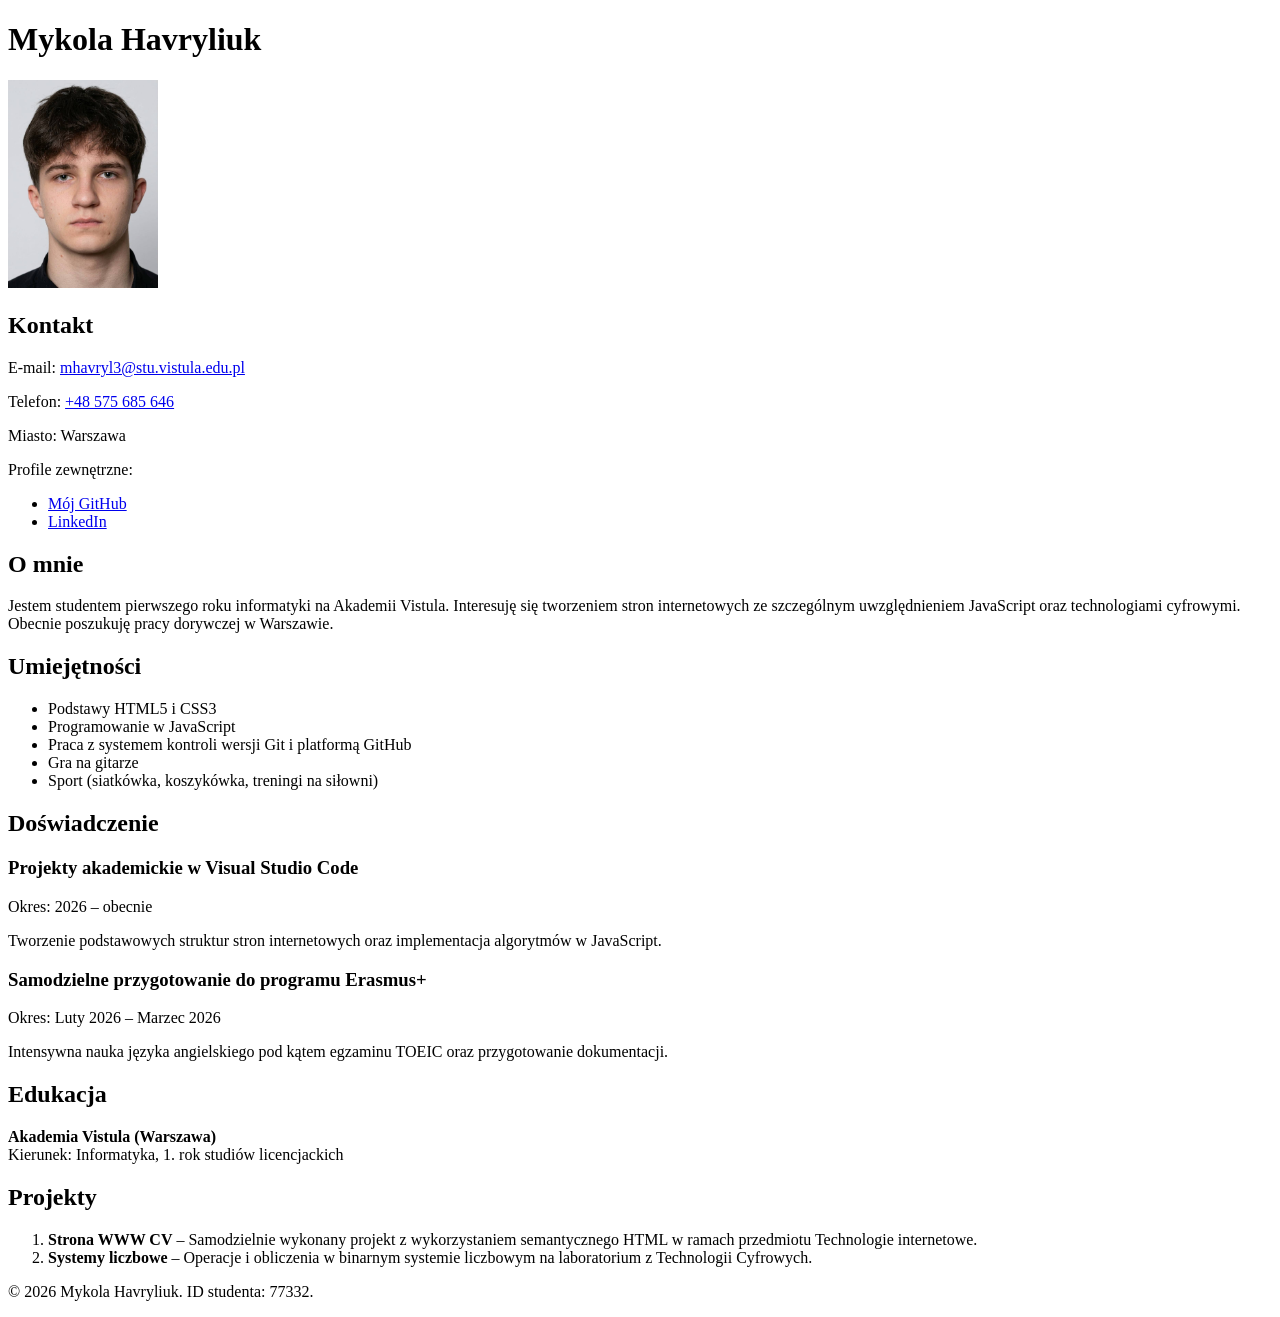
<file: zad1_cv/index.html>
<!DOCTYPE html>
<html lang="pl">
<head>
    <meta charset="UTF-8">
    <meta name="viewport" content="width=device-width, initial-scale=1.0">
    <title>CV - Mykola Havryliuk</title>
</head>
<body>

    <header>
        <h1>Mykola Havryliuk</h1>
        <img src="photo.jpg" alt="Zdjęcie profilowe Mykola Havryliuk" width="150">
    </header>

    <main>
        <section>
            <h2>Kontakt</h2>
            <p>E-mail: <a href="mailto:mhavryl3@stu.vistula.edu.pl">mhavryl3@stu.vistula.edu.pl</a></p>
            <p>Telefon: <a href="tel:+48575685646">+48 575 685 646</a></p>
            <p>Miasto: Warszawa</p>
            <p>Profile zewnętrzne:</p>
            <ul>
                <li><a href="https://github.com/mykola-havryliuk-77332" target="_blank" rel="noopener noreferrer">Mój GitHub</a></li>
                <li><a href="https://www.linkedin.com/in/%D0%BC%D0%B8%D0%BA%D0%BE%D0%BB%D0%B0-%D0%B3%D0%B0%D0%B2%D1%80%D0%B8%D0%BB%D1%8E%D0%BA-76bb71397" target="_blank" rel="noopener noreferrer">LinkedIn</a></li>
            </ul>
        </section>

        <section>
            <h2>O mnie</h2>
            <p>Jestem studentem pierwszego roku informatyki na Akademii Vistula. Interesuję się tworzeniem stron internetowych ze szczególnym uwzględnieniem JavaScript oraz technologiami cyfrowymi. Obecnie poszukuję pracy dorywczej w Warszawie.</p>
        </section>

        <section>
            <h2>Umiejętności</h2>
            <ul>
                <li>Podstawy HTML5 i CSS3</li>
                <li>Programowanie w JavaScript</li>
                <li>Praca z systemem kontroli wersji Git i platformą GitHub</li>
                <li>Gra na gitarze</li>
                <li>Sport (siatkówka, koszykówka, treningi na siłowni)</li>
            </ul>
        </section>

        <section>
            <h2>Doświadczenie</h2>
            <article>
                <h3>Projekty akademickie w Visual Studio Code</h3>
                <p>Okres: 2026 – obecnie</p>
                <p>Tworzenie podstawowych struktur stron internetowych oraz implementacja algorytmów w JavaScript.</p>
            </article>
            <article>
                <h3>Samodzielne przygotowanie do programu Erasmus+</h3>
                <p>Okres: Luty 2026 – Marzec 2026</p>
                <p>Intensywna nauka języka angielskiego pod kątem egzaminu TOEIC oraz przygotowanie dokumentacji.</p>
            </article>
        </section>

        <section>
            <h2>Edukacja</h2>
            <p><strong>Akademia Vistula (Warszawa)</strong><br>
            Kierunek: Informatyka, 1. rok studiów licencjackich</p>
        </section>

        <section>
            <h2>Projekty</h2>
            <ol>
                <li><strong>Strona WWW CV</strong> – Samodzielnie wykonany projekt z wykorzystaniem semantycznego HTML w ramach przedmiotu Technologie internetowe.</li>
                <li><strong>Systemy liczbowe</strong> – Operacje i obliczenia w binarnym systemie liczbowym na laboratorium z Technologii Cyfrowych.</li>
            </ol>
        </section>
    </main>

    <footer>
        <p>&copy; 2026 Mykola Havryliuk. ID studenta: 77332.</p>
    </footer>

</body>
</html>
</file>
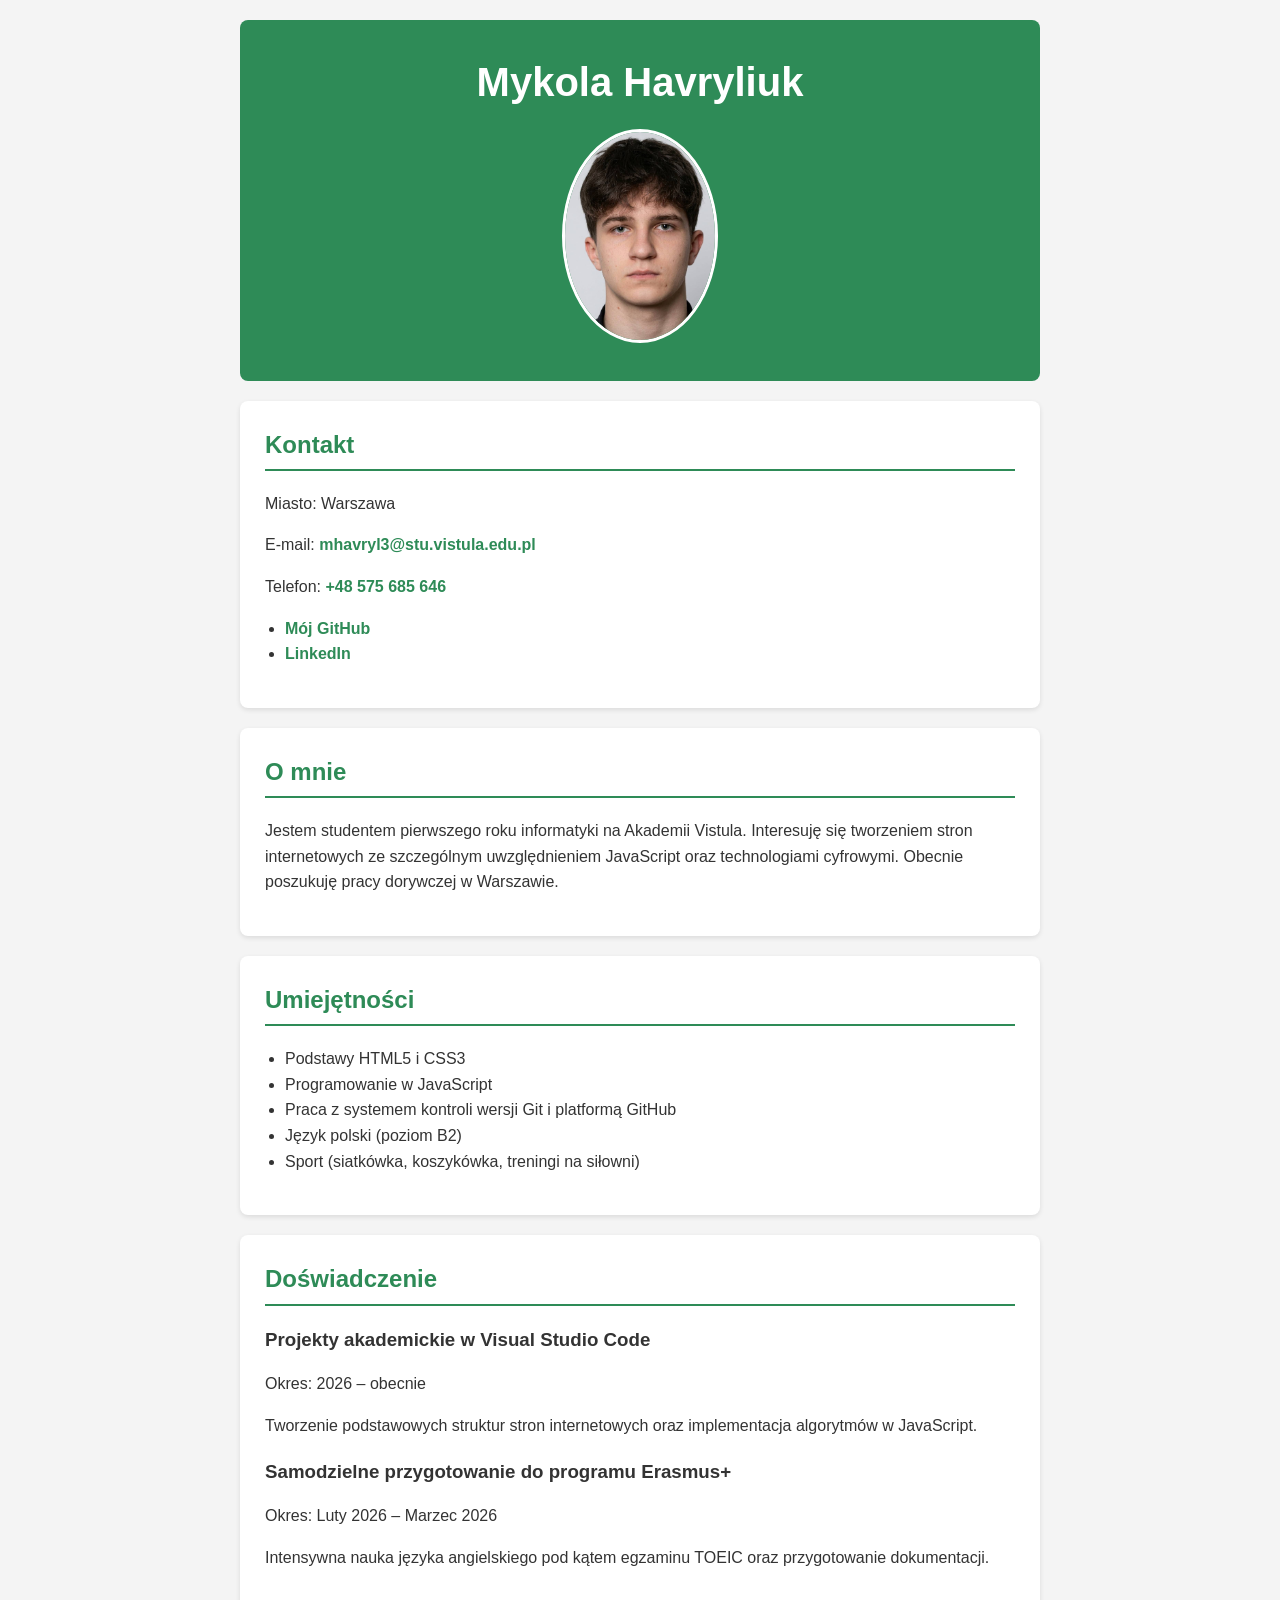
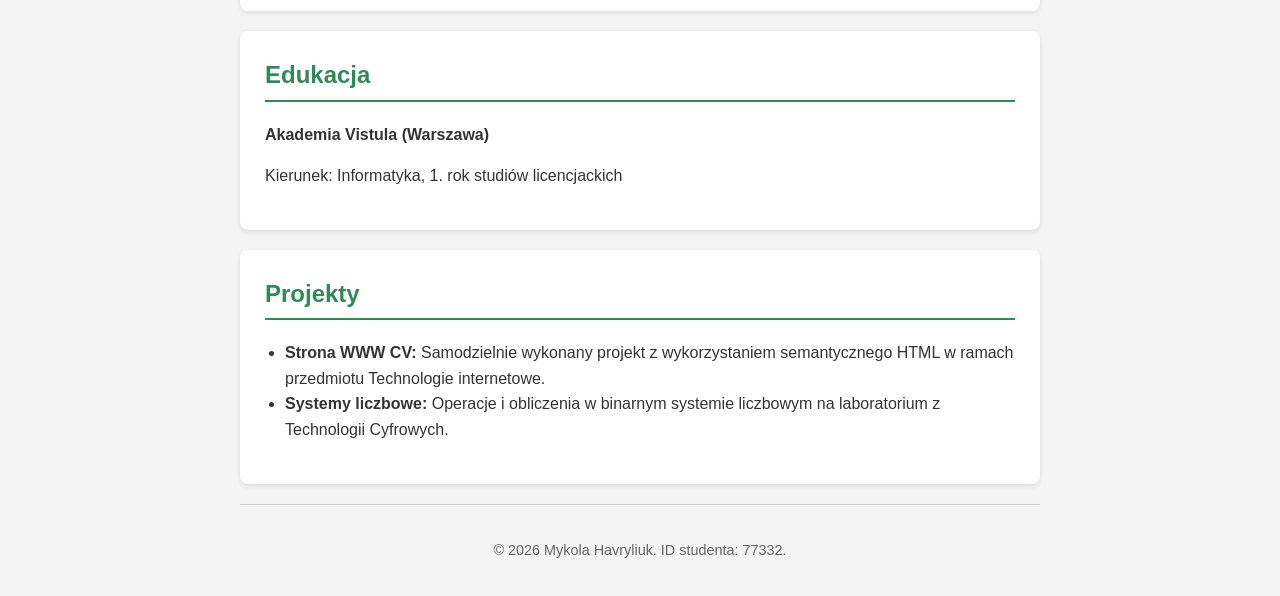
<file: zad2_css/index.html>
<!DOCTYPE html>
<html lang="pl">
<head>
    <meta charset="UTF-8">
    <meta name="viewport" content="width=device-width, initial-scale=1.0">
    <title>CV - Mykola Havryliuk</title>
    <link rel="stylesheet" href="styles.css">
</head>
<body>

    <header>
        <h1>Mykola Havryliuk</h1>
        <img src="photo.jpg" alt="Zdjęcie profilowe Mykola Havryliuk" width="150">
    </header>

    <main>
        <section>
            <h2>Kontakt</h2>
            <p>Miasto: Warszawa</p>
            <p>E-mail: <a href="mailto:mhavryl3@stu.vistula.edu.pl">mhavryl3@stu.vistula.edu.pl</a></p>
            <p>Telefon: <a href="tel:+48575685646">+48 575 685 646</a></p>
            
            <ul>
                <li><a href="https://github.com/77332" target="_blank" rel="noopener noreferrer">Mój GitHub</a></li>
                <li><a href="https://linkedin.com" target="_blank" rel="noopener noreferrer">LinkedIn</a></li>
            </ul>
        </section>

        <section>
            <h2>O mnie</h2>
            <p>Jestem studentem pierwszego roku informatyki na Akademii Vistula. Interesuję się tworzeniem stron internetowych ze szczególnym uwzględnieniem JavaScript oraz technologiami cyfrowymi. Obecnie poszukuję pracy dorywczej w Warszawie.</p>
        </section>

        <section>
            <h2>Umiejętności</h2>
            <ul>
                <li>Podstawy HTML5 i CSS3</li>
                <li>Programowanie w JavaScript</li>
                <li>Praca z systemem kontroli wersji Git i platformą GitHub</li>
                <li>Język polski (poziom B2)</li>
                <li>Sport (siatkówka, koszykówka, treningi na siłowni)</li>
            </ul>
        </section>

        <section>
            <h2>Doświadczenie</h2>
            <article>
                <h3>Projekty akademickie w Visual Studio Code</h3>
                <p>Okres: 2026 – obecnie</p>
                <p>Tworzenie podstawowych struktur stron internetowych oraz implementacja algorytmów w JavaScript.</p>
            </article>
            <article>
                <h3>Samodzielne przygotowanie do programu Erasmus+</h3>
                <p>Okres: Luty 2026 – Marzec 2026</p>
                <p>Intensywna nauka języka angielskiego pod kątem egzaminu TOEIC oraz przygotowanie dokumentacji.</p>
            </article>
        </section>

        <section>
            <h2>Edukacja</h2>
            <p><strong>Akademia Vistula (Warszawa)</strong></p>
            <p>Kierunek: Informatyka, 1. rok studiów licencjackich</p>
        </section>

        <section>
            <h2>Projekty</h2>
            <ul>
                <li><strong>Strona WWW CV:</strong> Samodzielnie wykonany projekt z wykorzystaniem semantycznego HTML w ramach przedmiotu Technologie internetowe.</li>
                <li><strong>Systemy liczbowe:</strong> Operacje i obliczenia w binarnym systemie liczbowym na laboratorium z Technologii Cyfrowych.</li>
            </ul>
        </section>
    </main>

    <footer>
        <p>&copy; 2026 Mykola Havryliuk. ID studenta: 77332.</p>
    </footer>

</body>
</html>
</file>
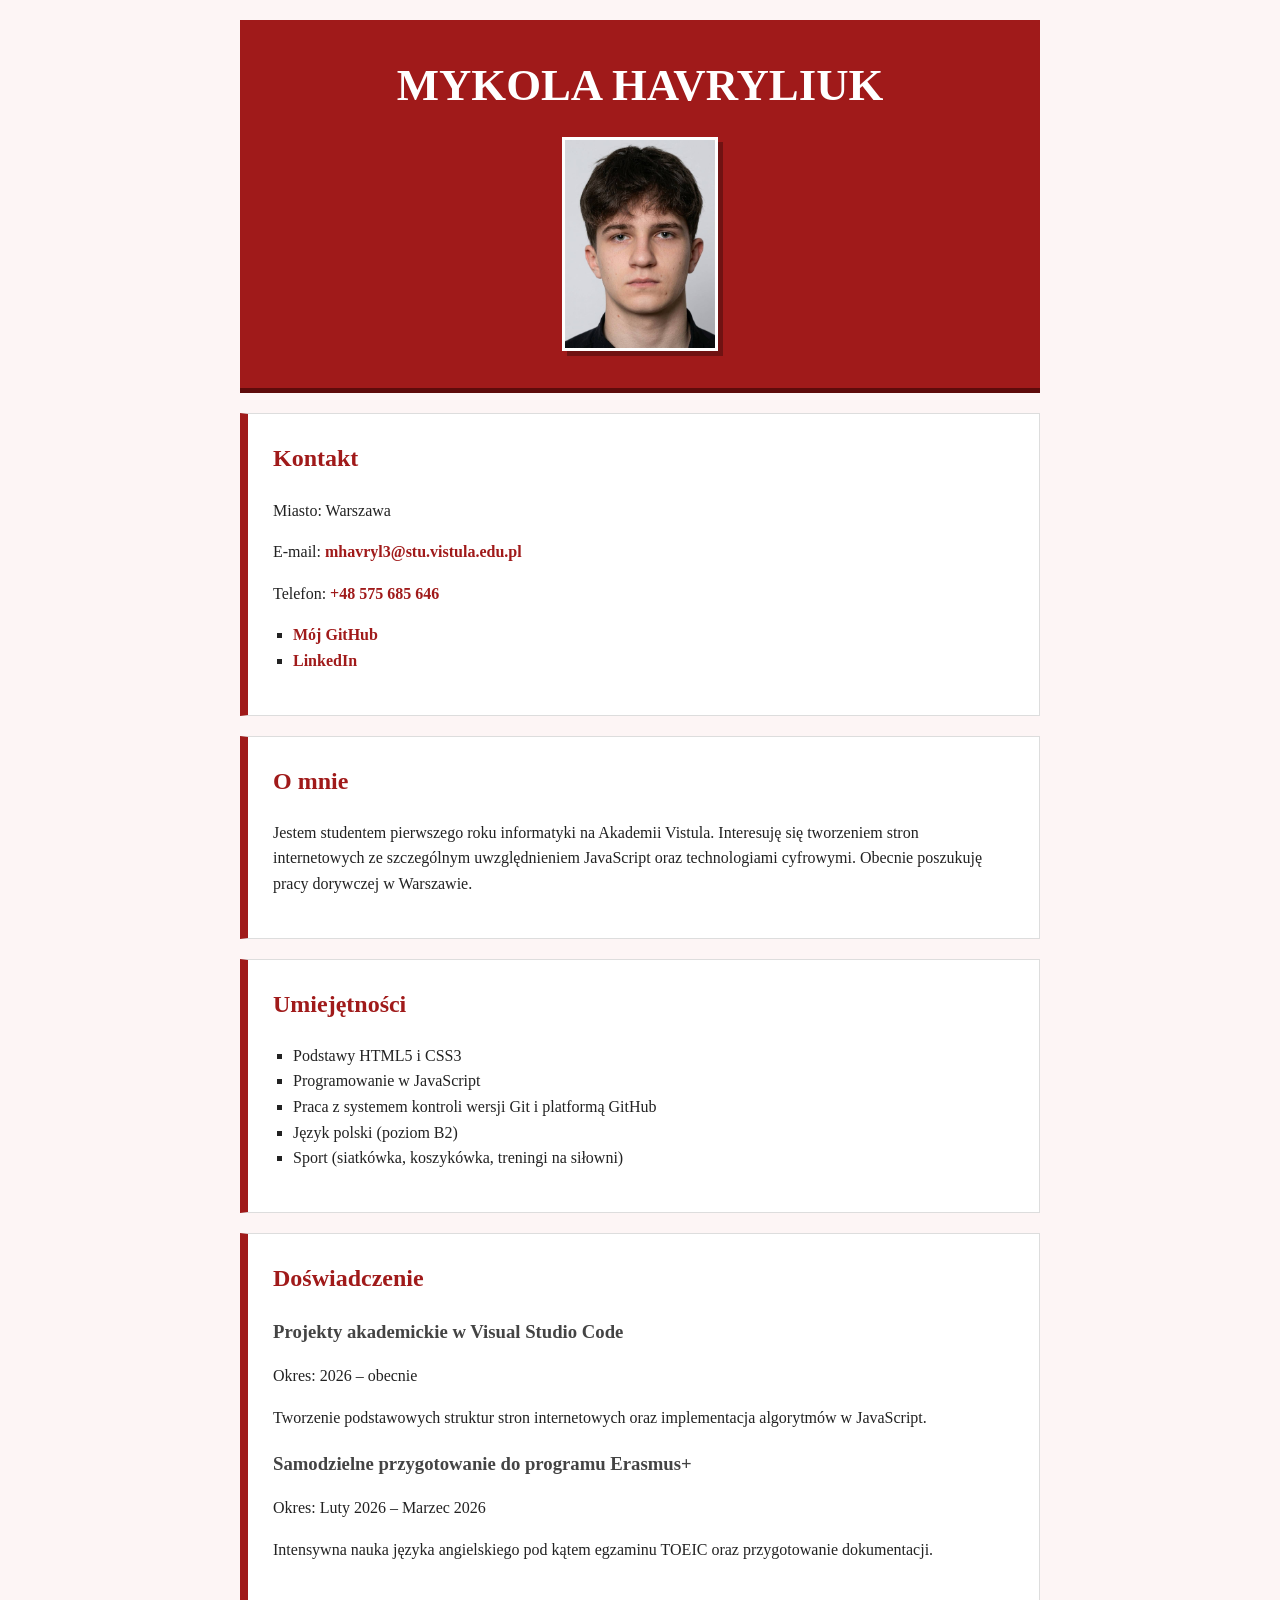
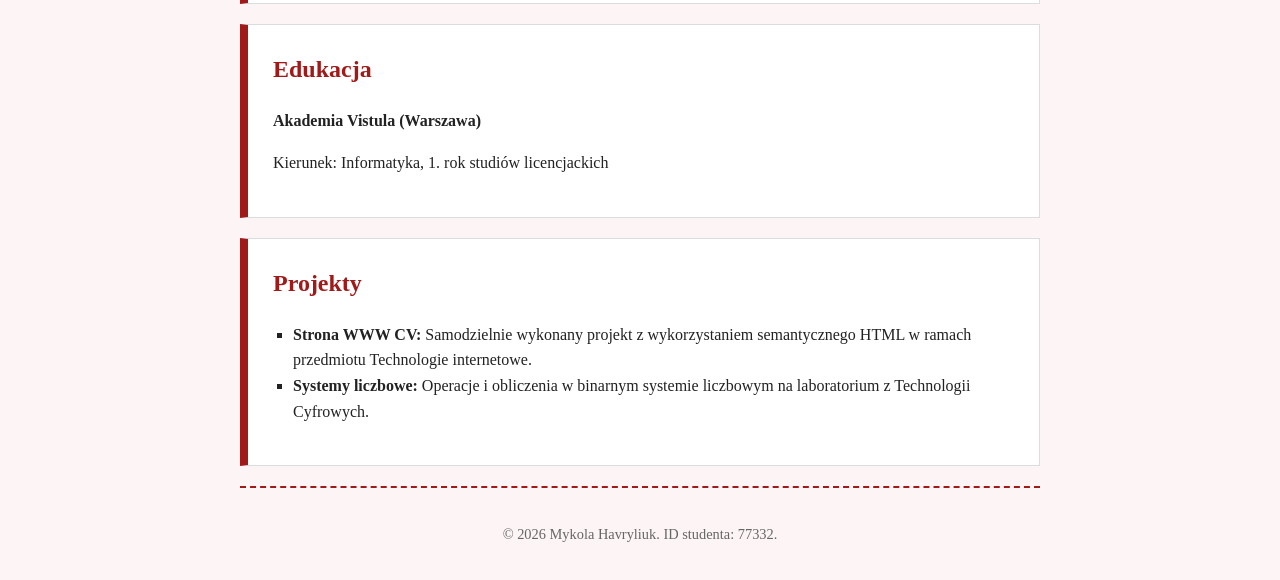
<file: zad3_motyw/index.html>
<!DOCTYPE html>
<html lang="pl">
<head>
    <meta charset="UTF-8">
    <meta name="viewport" content="width=device-width, initial-scale=1.0">
    <title>CV - Mykola Havryliuk</title>
    <link rel="stylesheet" href="red.css">
</head>
<body>

    <header>
        <h1>Mykola Havryliuk</h1>
        <img src="photo.jpg" alt="Zdjęcie profilowe Mykola Havryliuk" width="150">
    </header>

    <main>
        <section>
            <h2>Kontakt</h2>
            <p>Miasto: Warszawa</p>
            <p>E-mail: <a href="mailto:mhavryl3@stu.vistula.edu.pl">mhavryl3@stu.vistula.edu.pl</a></p>
            <p>Telefon: <a href="tel:+48575685646">+48 575 685 646</a></p>
            
            <ul>
                <li><a href="https://github.com/77332" target="_blank" rel="noopener noreferrer">Mój GitHub</a></li>
                <li><a href="https://linkedin.com" target="_blank" rel="noopener noreferrer">LinkedIn</a></li>
            </ul>
        </section>

        <section>
            <h2>O mnie</h2>
            <p>Jestem studentem pierwszego roku informatyki na Akademii Vistula. Interesuję się tworzeniem stron internetowych ze szczególnym uwzględnieniem JavaScript oraz technologiami cyfrowymi. Obecnie poszukuję pracy dorywczej w Warszawie.</p>
        </section>

        <section>
            <h2>Umiejętności</h2>
            <ul>
                <li>Podstawy HTML5 i CSS3</li>
                <li>Programowanie w JavaScript</li>
                <li>Praca z systemem kontroli wersji Git i platformą GitHub</li>
                <li>Język polski (poziom B2)</li>
                <li>Sport (siatkówka, koszykówka, treningi na siłowni)</li>
            </ul>
        </section>

        <section>
            <h2>Doświadczenie</h2>
            <article>
                <h3>Projekty akademickie w Visual Studio Code</h3>
                <p>Okres: 2026 – obecnie</p>
                <p>Tworzenie podstawowych struktur stron internetowych oraz implementacja algorytmów w JavaScript.</p>
            </article>
            <article>
                <h3>Samodzielne przygotowanie do programu Erasmus+</h3>
                <p>Okres: Luty 2026 – Marzec 2026</p>
                <p>Intensywna nauka języka angielskiego pod kątem egzaminu TOEIC oraz przygotowanie dokumentacji.</p>
            </article>
        </section>

        <section>
            <h2>Edukacja</h2>
            <p><strong>Akademia Vistula (Warszawa)</strong></p>
            <p>Kierunek: Informatyka, 1. rok studiów licencjackich</p>
        </section>

        <section>
            <h2>Projekty</h2>
            <ul>
                <li><strong>Strona WWW CV:</strong> Samodzielnie wykonany projekt z wykorzystaniem semantycznego HTML w ramach przedmiotu Technologie internetowe.</li>
                <li><strong>Systemy liczbowe:</strong> Operacje i obliczenia w binarnym systemie liczbowym na laboratorium z Technologii Cyfrowych.</li>
            </ul>
        </section>
    </main>

    <footer>
        <p>&copy; 2026 Mykola Havryliuk. ID studenta: 77332.</p>
    </footer>

</body>
</html>
</file>
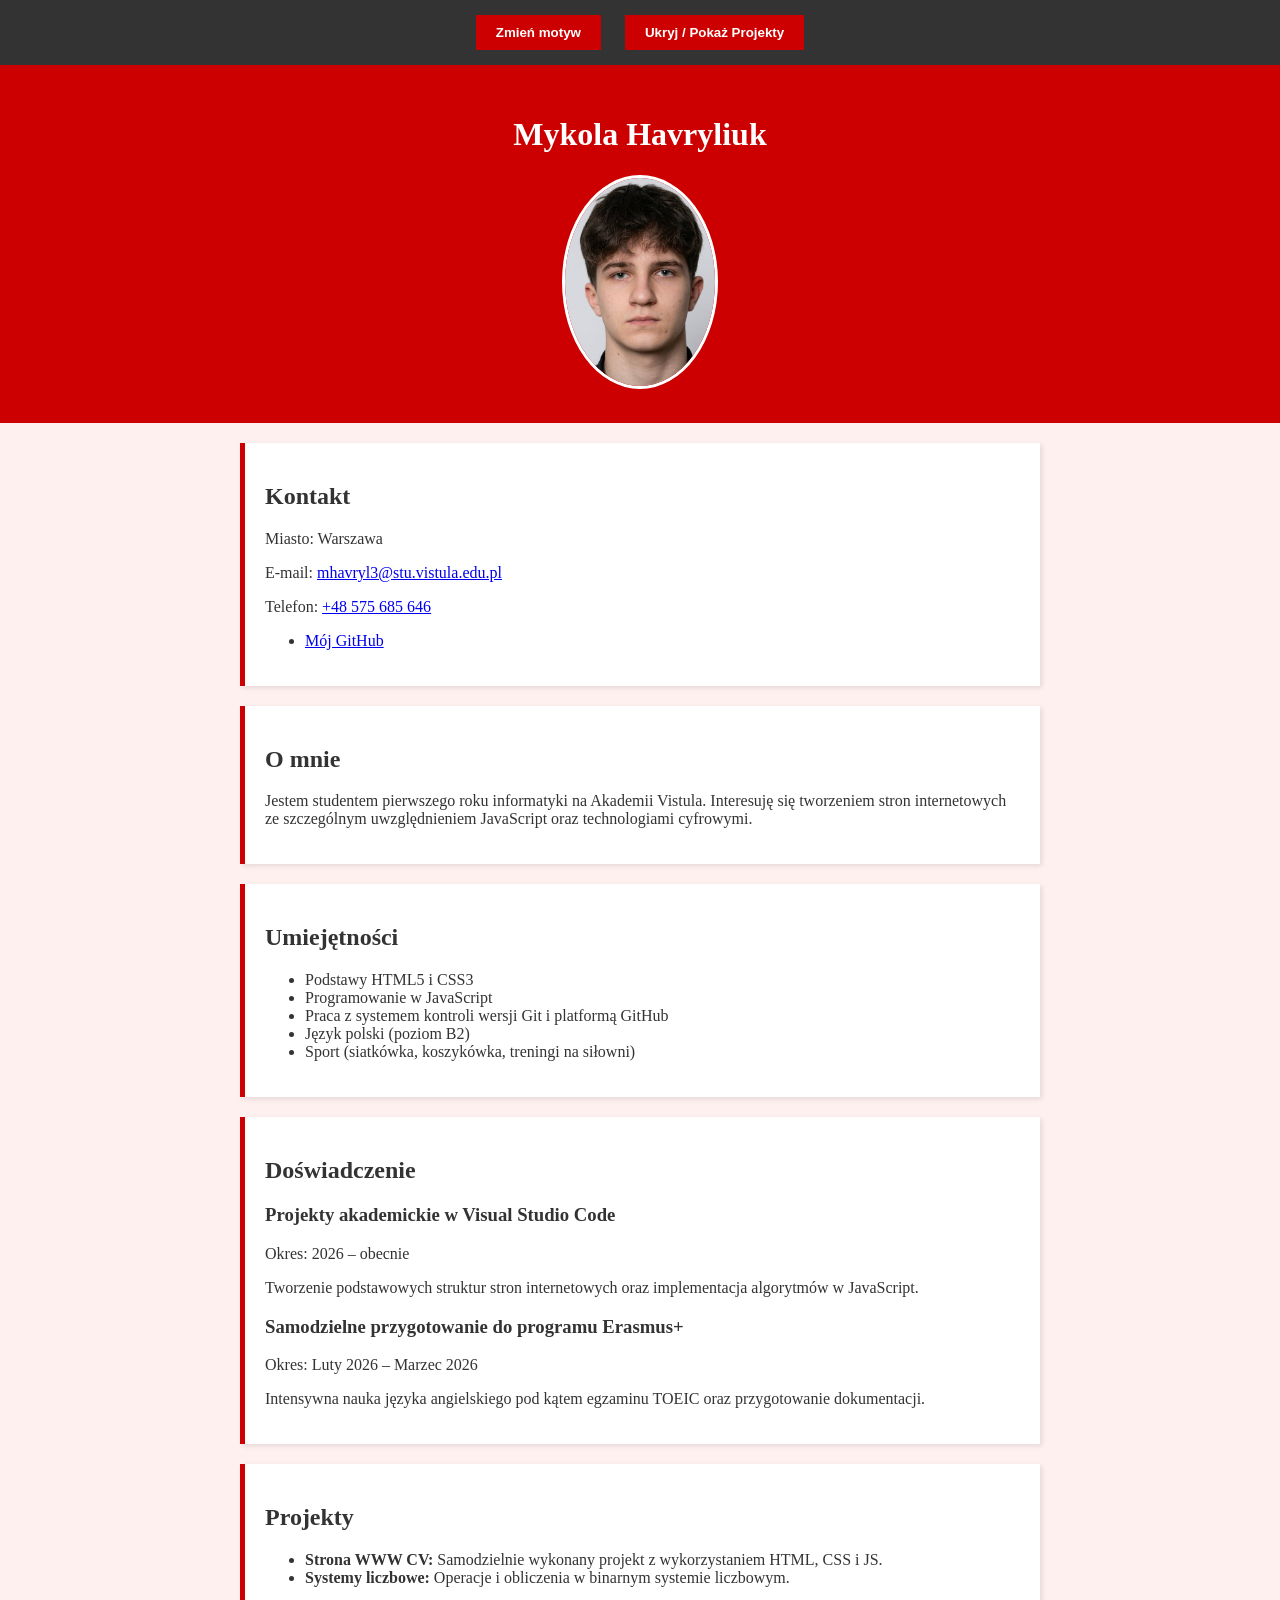
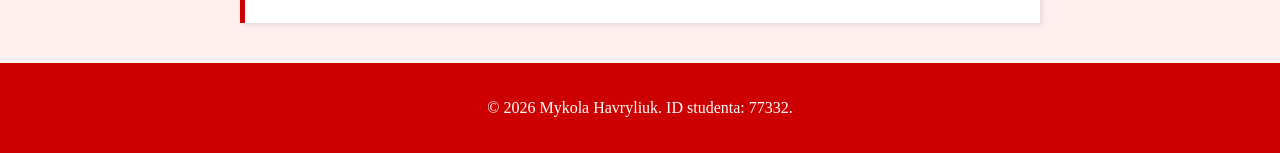
<file: zad4/index.html>
<!DOCTYPE html>
<html lang="pl">
<head>
    <meta charset="UTF-8">
    <meta name="viewport" content="width=device-width, initial-scale=1.0">
    <title>CV - Mykola Havryliuk (77332)</title>
    <link id="theme-link" rel="stylesheet" href="red.css">
</head>
<body>

    <div class="controls">
        <button id="btn-theme">Zmień motyw</button>
        <button id="btn-toggle">Ukryj / Pokaż Projekty</button>
    </div>

    <header>
        <h1>Mykola Havryliuk</h1>
        <img src="photo.jpg" alt="Zdjęcie profilowe Mykola Havryliuk" width="150" style="border-radius: 50%; border: 3px solid white;">
    </header>

    <main>
        <section>
            <h2>Kontakt</h2>
            <p>Miasto: Warszawa</p>
            <p>E-mail: <a href="mailto:mhavryl3@stu.vistula.edu.pl">mhavryl3@stu.vistula.edu.pl</a></p>
            <p>Telefon: <a href="tel:+48575685646">+48 575 685 646</a></p>
            <ul>
                <li><a href="https://github.com/mykola-havryliuk-77332" target="_blank" rel="noopener noreferrer">Mój GitHub</a></li>
            </ul>
        </section>

        <section>
            <h2>O mnie</h2>
            <p>Jestem studentem pierwszego roku informatyki na Akademii Vistula. Interesuję się tworzeniem stron internetowych ze szczególnym uwzględnieniem JavaScript oraz technologiami cyfrowymi.</p>
        </section>

        <section>
            <h2>Umiejętności</h2>
            <ul>
                <li>Podstawy HTML5 i CSS3</li>
                <li>Programowanie w JavaScript</li>
                <li>Praca z systemem kontroli wersji Git i platformą GitHub</li>
                <li>Język polski (poziom B2)</li>
                <li>Sport (siatkówka, koszykówka, treningi na siłowni)</li>
            </ul>
        </section>

        <section>
            <h2>Doświadczenie</h2>
            <article>
                <h3>Projekty akademickie w Visual Studio Code</h3>
                <p>Okres: 2026 – obecnie</p>
                <p>Tworzenie podstawowych struktur stron internetowych oraz implementacja algorytmów w JavaScript.</p>
            </article>
            <article>
                <h3>Samodzielne przygotowanie do programu Erasmus+</h3>
                <p>Okres: Luty 2026 – Marzec 2026</p>
                <p>Intensywna nauka języka angielskiego pod kątem egzaminu TOEIC oraz przygotowanie dokumentacji.</p>
            </article>
        </section>

        <section id="projects-section">
            <h2>Projekty</h2>
            <ul>
                <li><strong>Strona WWW CV:</strong> Samodzielnie wykonany projekt z wykorzystaniem HTML, CSS i JS.</li>
                <li><strong>Systemy liczbowe:</strong> Operacje i obliczenia w binarnym systemie liczbowym.</li>
            </ul>
        </section>
    </main>

    <footer>
        <p>&copy; 2026 Mykola Havryliuk. ID studenta: 77332.</p>
    </footer>

    <script src="script.js"></script>
</body>
</html>
</file>
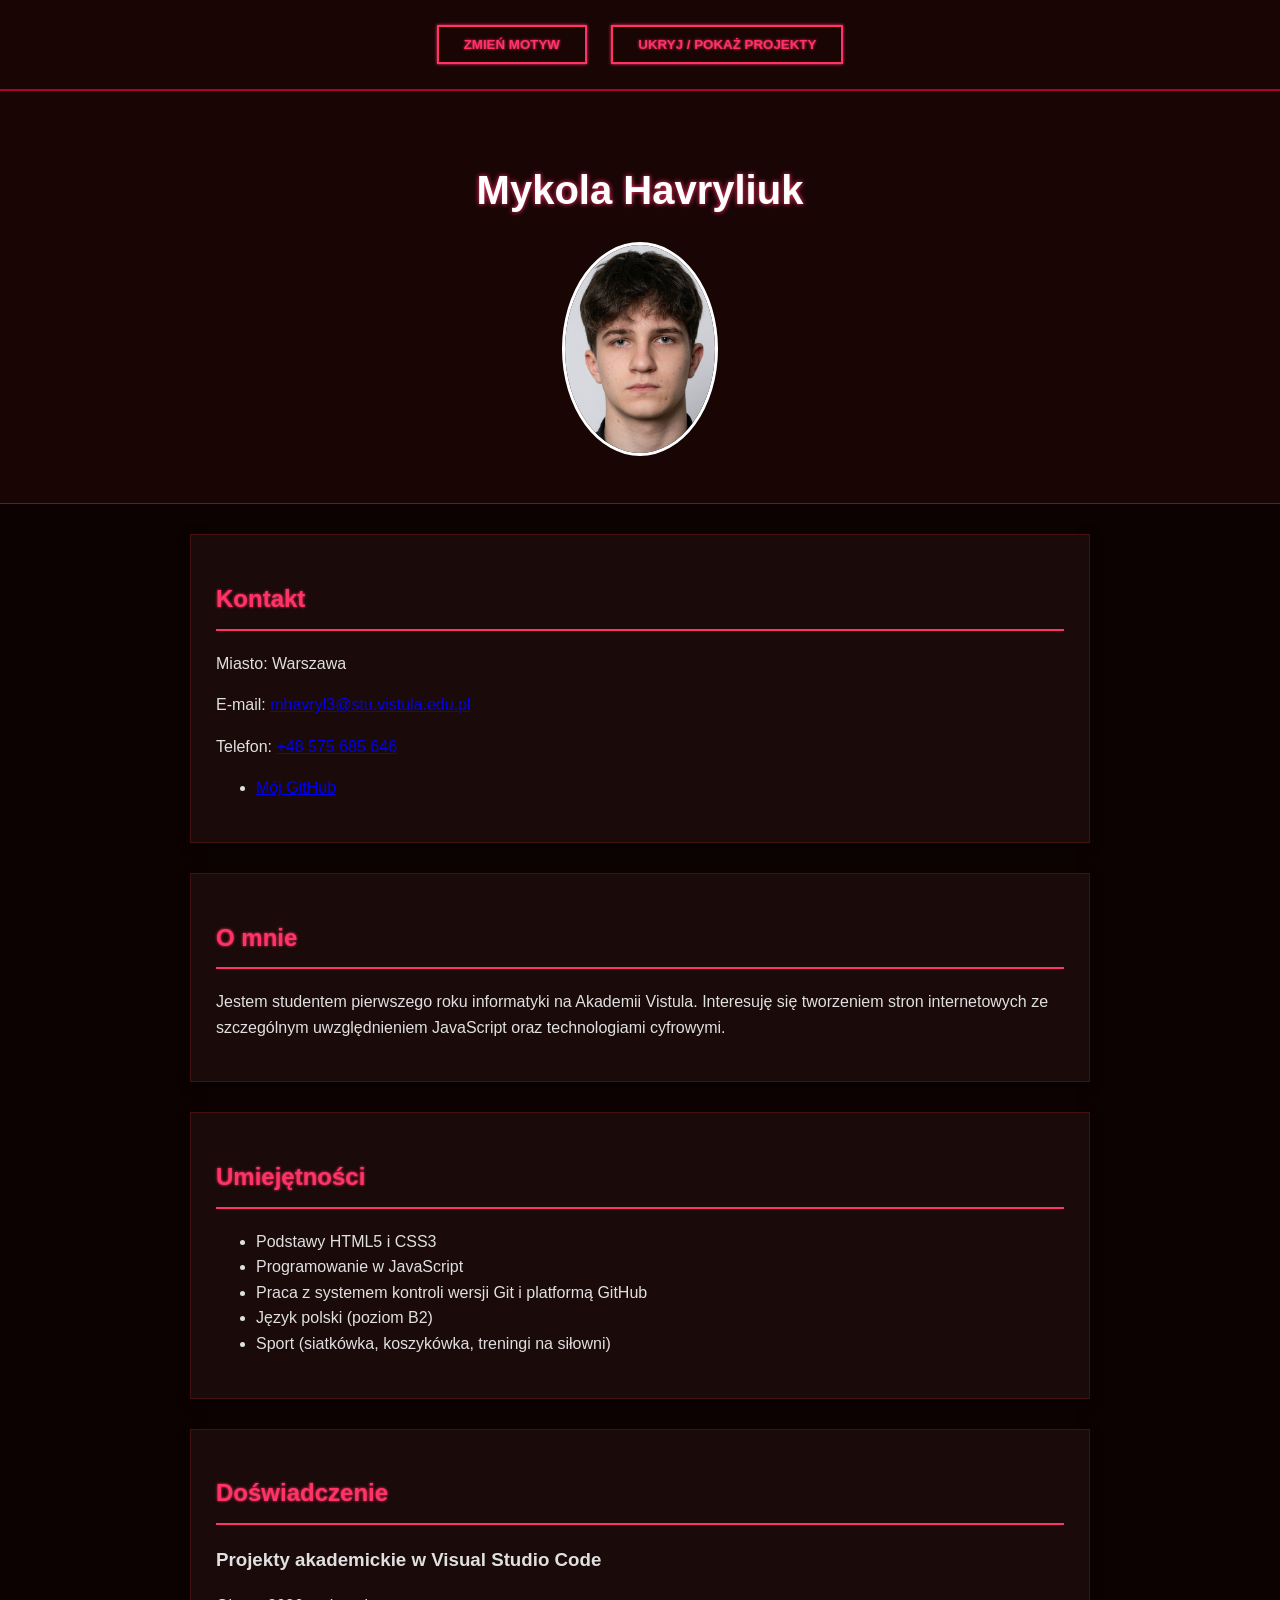
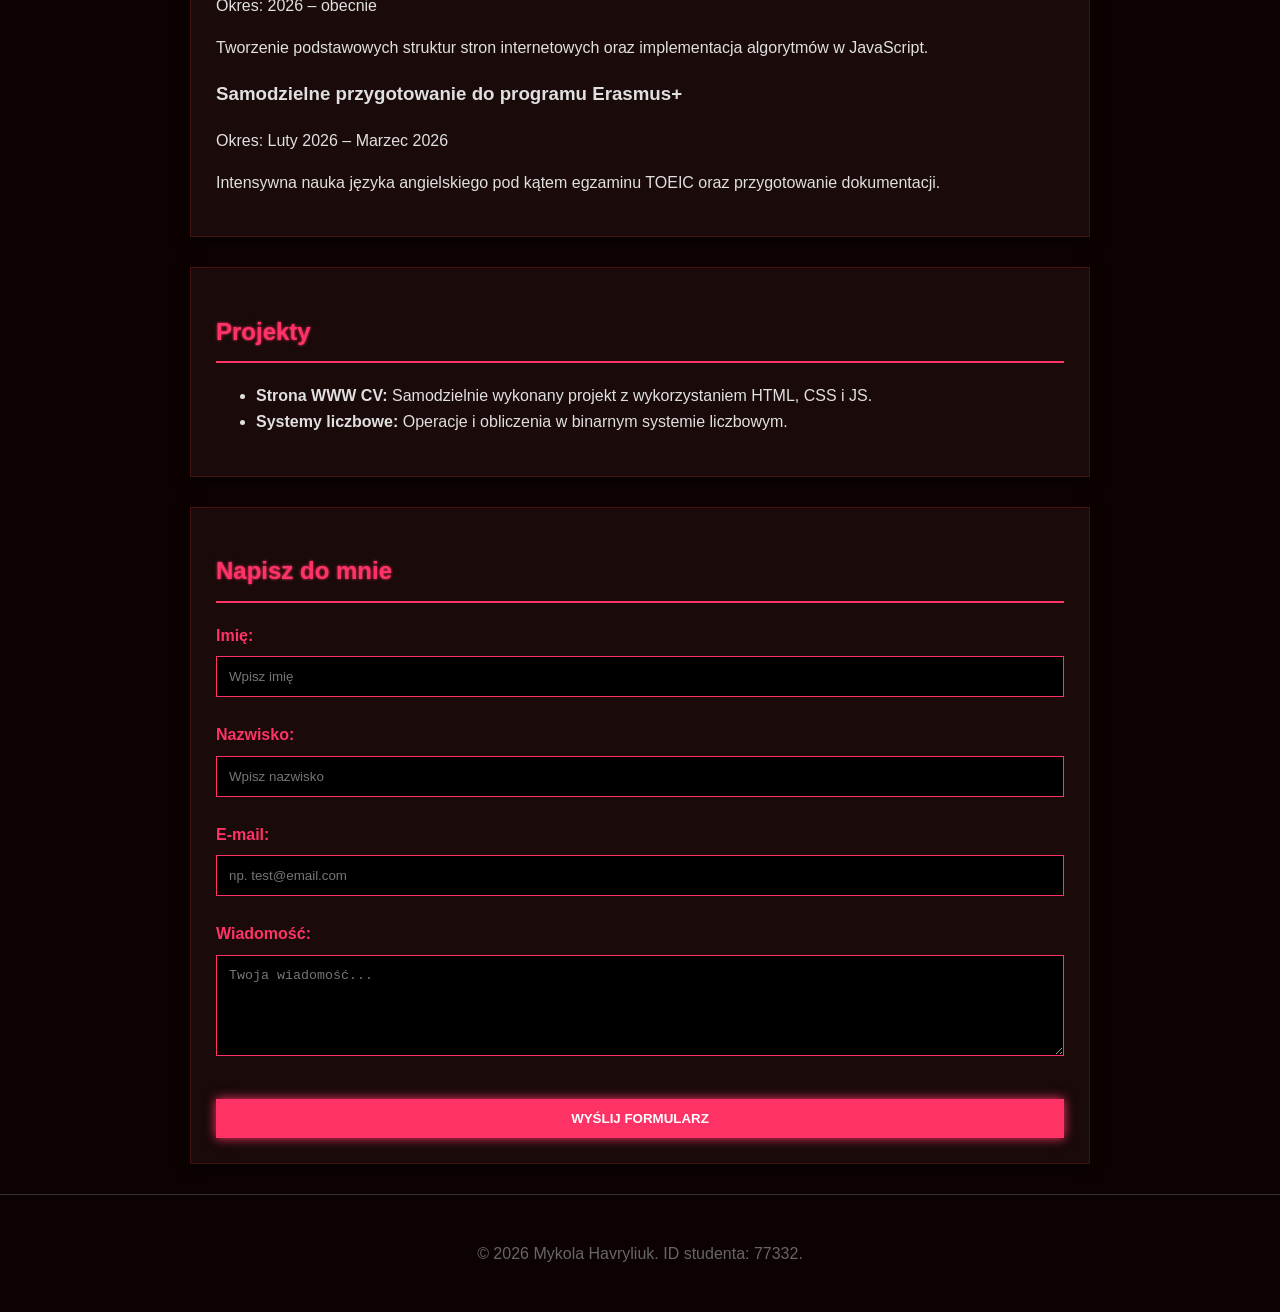
<file: zad5_formularziwalidacja/index.html>
<!DOCTYPE html>
<html lang="pl">
<head>
    <meta charset="UTF-8">
    <meta name="viewport" content="width=device-width, initial-scale=1.0">
    <title>CV - Mykola Havryliuk (77332)</title>
    <link id="theme-link" rel="stylesheet" href="red.css">
</head>
<body>

    <div class="controls">
        <button id="btn-theme">Zmień motyw</button>
        <button id="btn-toggle">Ukryj / Pokaż Projekty</button>
    </div>

    <header>
        <h1>Mykola Havryliuk</h1>
        <img src="photo.jpg" alt="Zdjęcie profilowe Mykola Havryliuk" width="150" style="border-radius: 50%; border: 3px solid white;">
    </header>

    <main>
        <section>
            <h2>Kontakt</h2>
            <p>Miasto: Warszawa</p>
            <p>E-mail: <a href="mailto:mhavryl3@stu.vistula.edu.pl">mhavryl3@stu.vistula.edu.pl</a></p>
            <p>Telefon: <a href="tel:+48575685646">+48 575 685 646</a></p>
            <ul>
                <li><a href="https://github.com/mykola-havryliuk-77332" target="_blank" rel="noopener noreferrer">Mój GitHub</a></li>
            </ul>
        </section>

        <section>
            <h2>O mnie</h2>
            <p>Jestem studentem pierwszego roku informatyki na Akademii Vistula. Interesuję się tworzeniem stron internetowych ze szczególnym uwzględnieniem JavaScript oraz technologiami cyfrowymi.</p>
        </section>

        <section>
            <h2>Umiejętności</h2>
            <ul>
                <li>Podstawy HTML5 i CSS3</li>
                <li>Programowanie w JavaScript</li>
                <li>Praca z systemem kontroli wersji Git i platformą GitHub</li>
                <li>Język polski (poziom B2)</li>
                <li>Sport (siatkówka, koszykówka, treningi na siłowni)</li>
            </ul>
        </section>

        <section>
            <h2>Doświadczenie</h2>
            <article>
                <h3>Projekty akademickie w Visual Studio Code</h3>
                <p>Okres: 2026 – obecnie</p>
                <p>Tworzenie podstawowych struktur stron internetowych oraz implementacja algorytmów w JavaScript.</p>
            </article>
            <article>
                <h3>Samodzielne przygotowanie do programu Erasmus+</h3>
                <p>Okres: Luty 2026 – Marzec 2026</p>
                <p>Intensywna nauka języka angielskiego pod kątem egzaminu TOEIC oraz przygotowanie dokumentacji.</p>
            </article>
        </section>

        <section id="projects-section">
            <h2>Projekty</h2>
            <ul>
                <li><strong>Strona WWW CV:</strong> Samodzielnie wykonany projekt z wykorzystaniem HTML, CSS i JS.</li>
                <li><strong>Systemy liczbowe:</strong> Operacje i obliczenia w binarnym systemie liczbowym.</li>
            </ul>
        </section>

        <section id="kontakt-formularz">
            <h2>Napisz do mnie</h2>
            <form id="contact-form" novalidate>
                <div class="form-group">
                    <label for="imie">Imię:</label>
                    <input type="text" id="imie" name="imie" placeholder="Wpisz imię">
                    <div class="error-msg" id="error-imie"></div>
                </div>

                <div class="form-group">
                    <label for="nazwisko">Nazwisko:</label>
                    <input type="text" id="nazwisko" name="nazwisko" placeholder="Wpisz nazwisko">
                    <div class="error-msg" id="error-nazwisko"></div>
                </div>

                <div class="form-group">
                    <label for="email">E-mail:</label>
                    <input type="email" id="email" name="email" placeholder="np. test@email.com">
                    <div class="error-msg" id="error-email"></div>
                </div>

                <div class="form-group">
                    <label for="wiadomosc">Wiadomość:</label>
                    <textarea id="wiadomosc" name="wiadomosc" rows="5" placeholder="Twoja wiadomość..."></textarea>
                    <div class="error-msg" id="error-wiadomosc"></div>
                </div>

                <button type="submit" id="btn-submit">Wyślij formularz</button>
            </form>
        </section>

    </main>

    <footer>
        <p>&copy; 2026 Mykola Havryliuk. ID studenta: 77332.</p>
    </footer>

    <script src="script.js"></script>
</body>
</html>
</file>
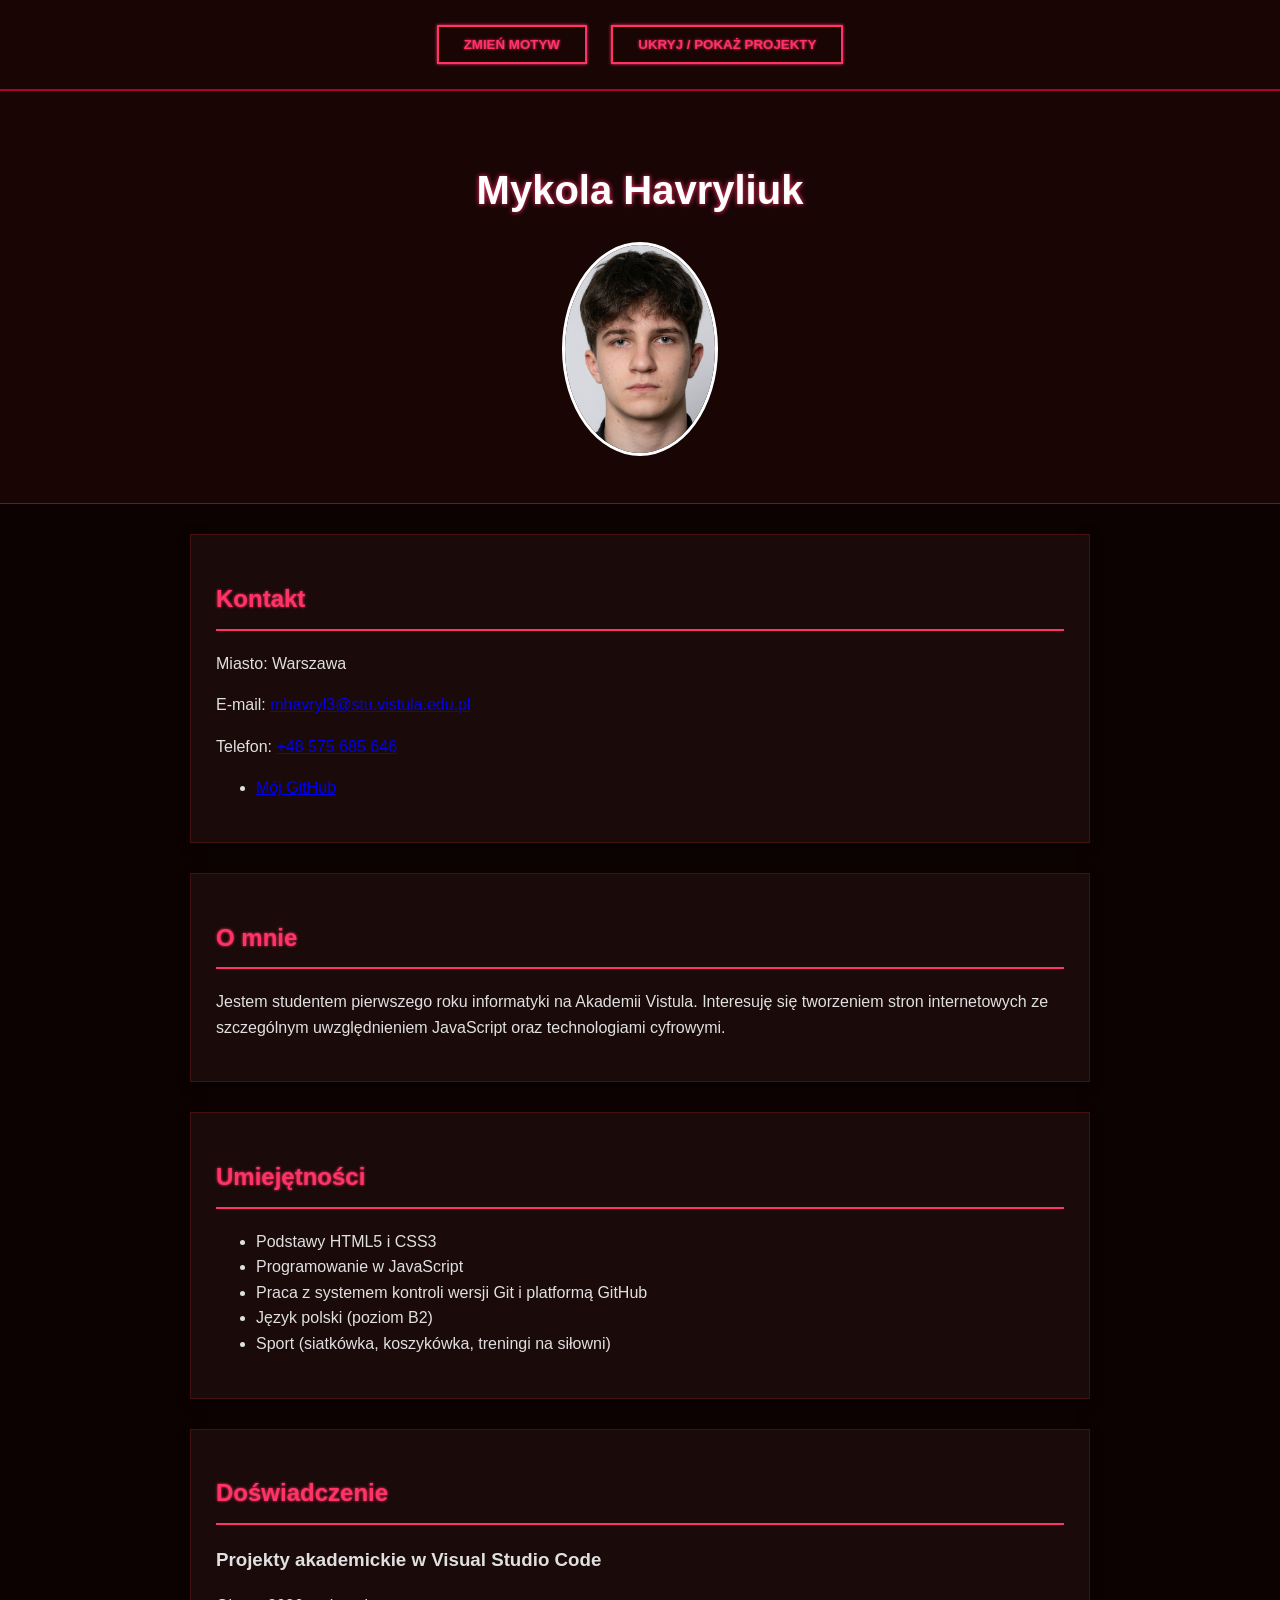
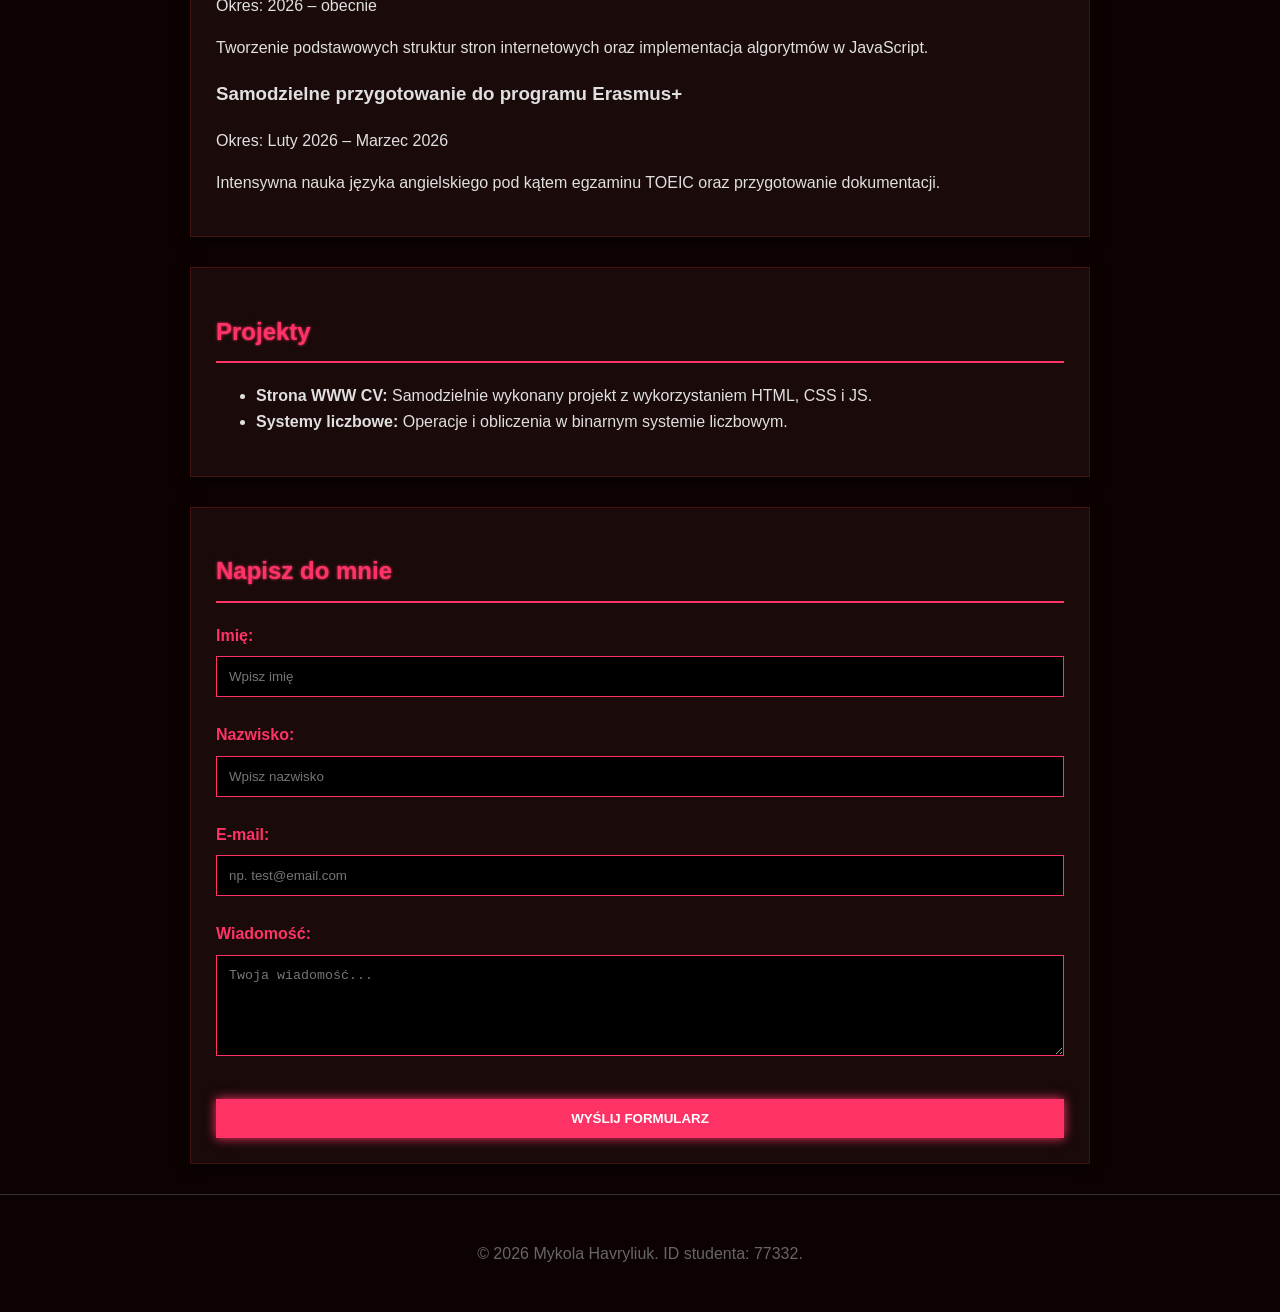
<file: zad6_danezjson/index.html>
<!DOCTYPE html>
<html lang="pl">
<head>
    <meta charset="UTF-8">
    <meta name="viewport" content="width=device-width, initial-scale=1.0">
    <title>CV - Mykola Havryliuk (77332)</title>
    <link id="theme-link" rel="stylesheet" href="red.css">
</head>
<body>

    <div class="controls">
        <button id="btn-theme">Zmień motyw</button>
        <button id="btn-toggle">Ukryj / Pokaż Projekty</button>
    </div>

    <header>
        <h1>Mykola Havryliuk</h1>
        <img src="photo.jpg" alt="Zdjęcie profilowe Mykola Havryliuk" width="150" style="border-radius: 50%; border: 3px solid white;">
    </header>

    <main>
        <section>
            <h2>Kontakt</h2>
            <p>Miasto: Warszawa</p>
            <p>E-mail: <a href="mailto:mhavryl3@stu.vistula.edu.pl">mhavryl3@stu.vistula.edu.pl</a></p>
            <p>Telefon: <a href="tel:+48575685646">+48 575 685 646</a></p>
            <ul>
                <li><a href="https://github.com/mykola-havryliuk-77332" target="_blank" rel="noopener noreferrer">Mój GitHub</a></li>
            </ul>
        </section>

        <section>
            <h2>O mnie</h2>
            <p>Jestem studentem pierwszego roku informatyki na Akademii Vistula. Interesuję się tworzeniem stron internetowych ze szczególnym uwzględnieniem JavaScript oraz technologiami cyfrowymi.</p>
        </section>

        <section>
            <h2>Umiejętności</h2>
            <ul id="umiejetnosci-lista"></ul>
        </section>

        <section>
            <h2>Doświadczenie</h2>
            <article>
                <h3>Projekty akademickie w Visual Studio Code</h3>
                <p>Okres: 2026 – obecnie</p>
                <p>Tworzenie podstawowych struktur stron internetowych oraz implementacja algorytmów w JavaScript.</p>
            </article>
            <article>
                <h3>Samodzielne przygotowanie do programu Erasmus+</h3>
                <p>Okres: Luty 2026 – Marzec 2026</p>
                <p>Intensywna nauka języka angielskiego pod kątem egzaminu TOEIC oraz przygotowanie dokumentacji.</p>
            </article>
        </section>

        <section id="projects-section">
            <h2>Projekty</h2>
            <ul id="projekty-lista"></ul>
        </section>

        <section id="kontakt-formularz">
            <h2>Napisz do mnie</h2>
            <form id="contact-form" novalidate>
                <div class="form-group">
                    <label for="imie">Imię:</label>
                    <input type="text" id="imie" name="imie" placeholder="Wpisz imię">
                    <div class="error-msg" id="error-imie"></div>
                </div>

                <div class="form-group">
                    <label for="nazwisko">Nazwisko:</label>
                    <input type="text" id="nazwisko" name="nazwisko" placeholder="Wpisz nazwisko">
                    <div class="error-msg" id="error-nazwisko"></div>
                </div>

                <div class="form-group">
                    <label for="email">E-mail:</label>
                    <input type="email" id="email" name="email" placeholder="np. test@email.com">
                    <div class="error-msg" id="error-email"></div>
                </div>

                <div class="form-group">
                    <label for="wiadomosc">Wiadomość:</label>
                    <textarea id="wiadomosc" name="wiadomosc" rows="5" placeholder="Twoja wiadomość..."></textarea>
                    <div class="error-msg" id="error-wiadomosc"></div>
                </div>

                <button type="submit" id="btn-submit">Wyślij formularz</button>
            </form>
        </section>

    </main>

    <footer>
        <p>&copy; 2026 Mykola Havryliuk. ID studenta: 77332.</p>
    </footer>

    <script src="script.js"></script>
</body>
</html>
</file>
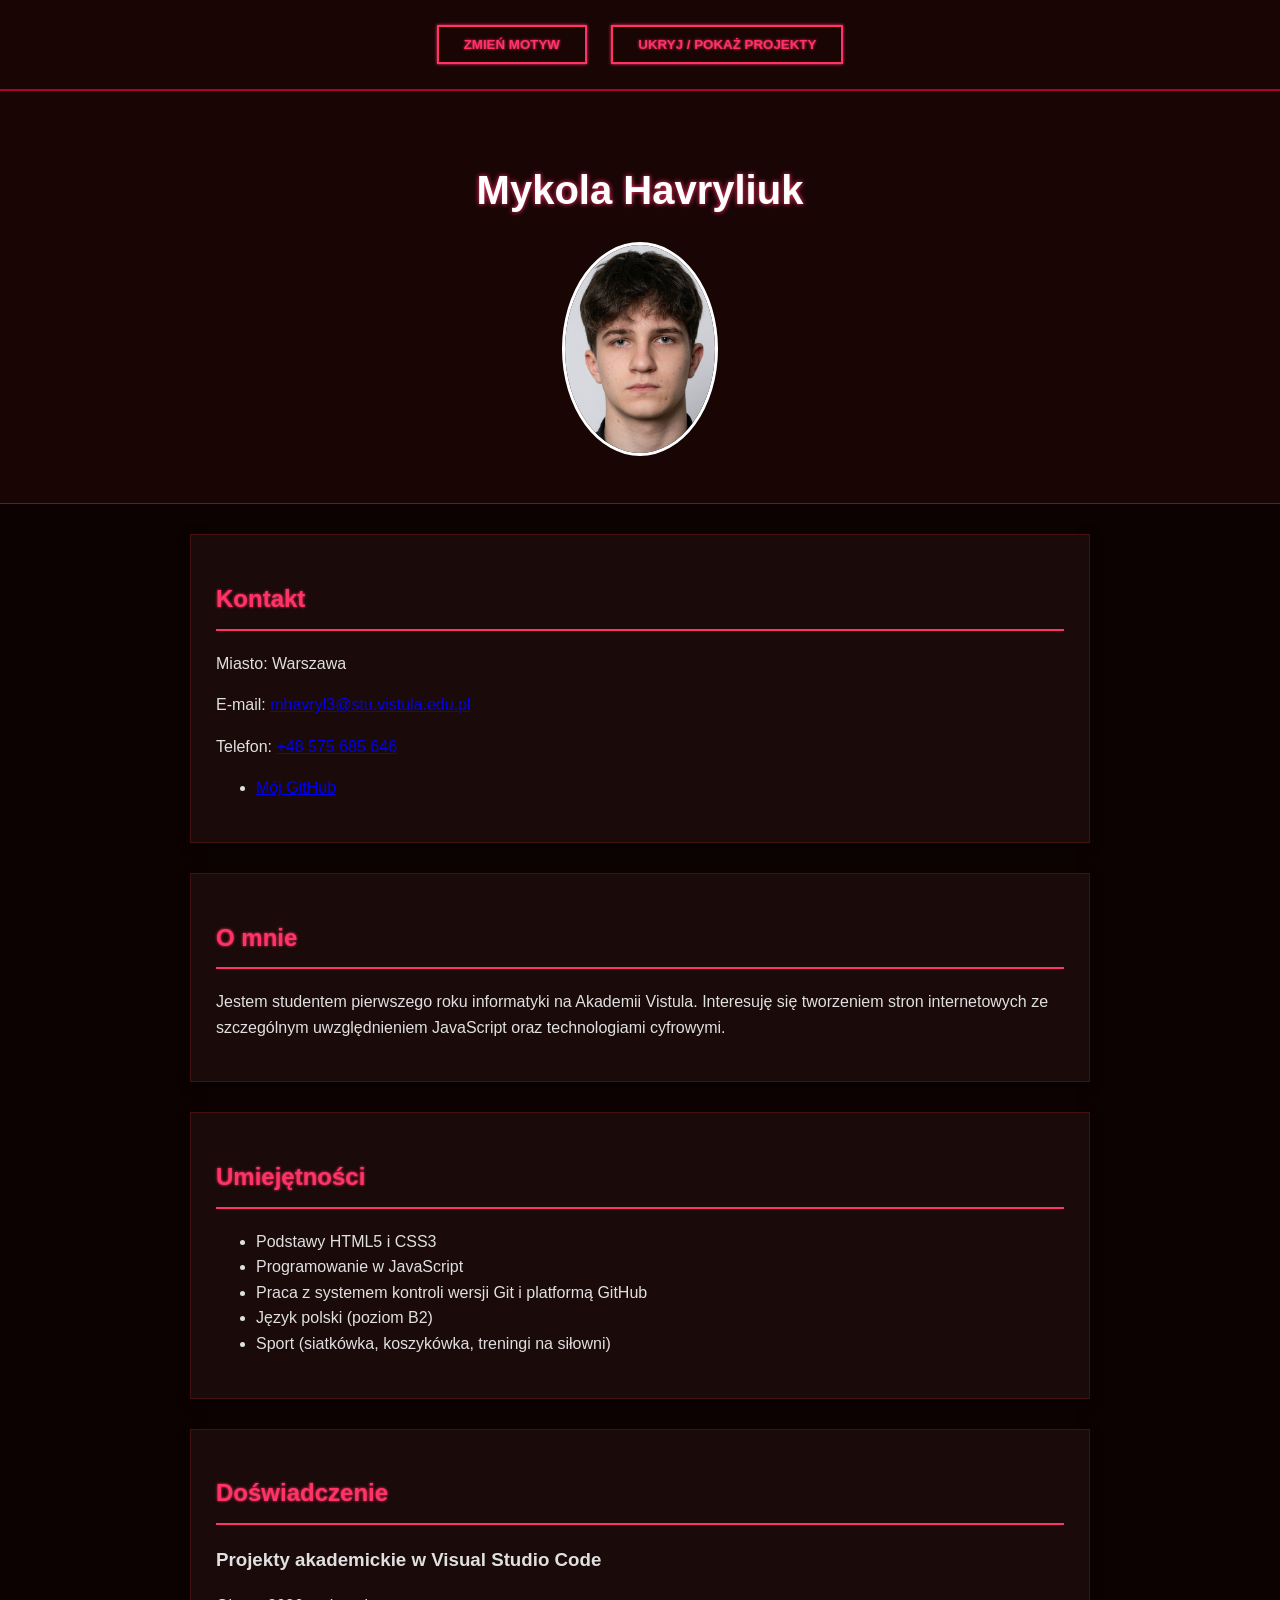
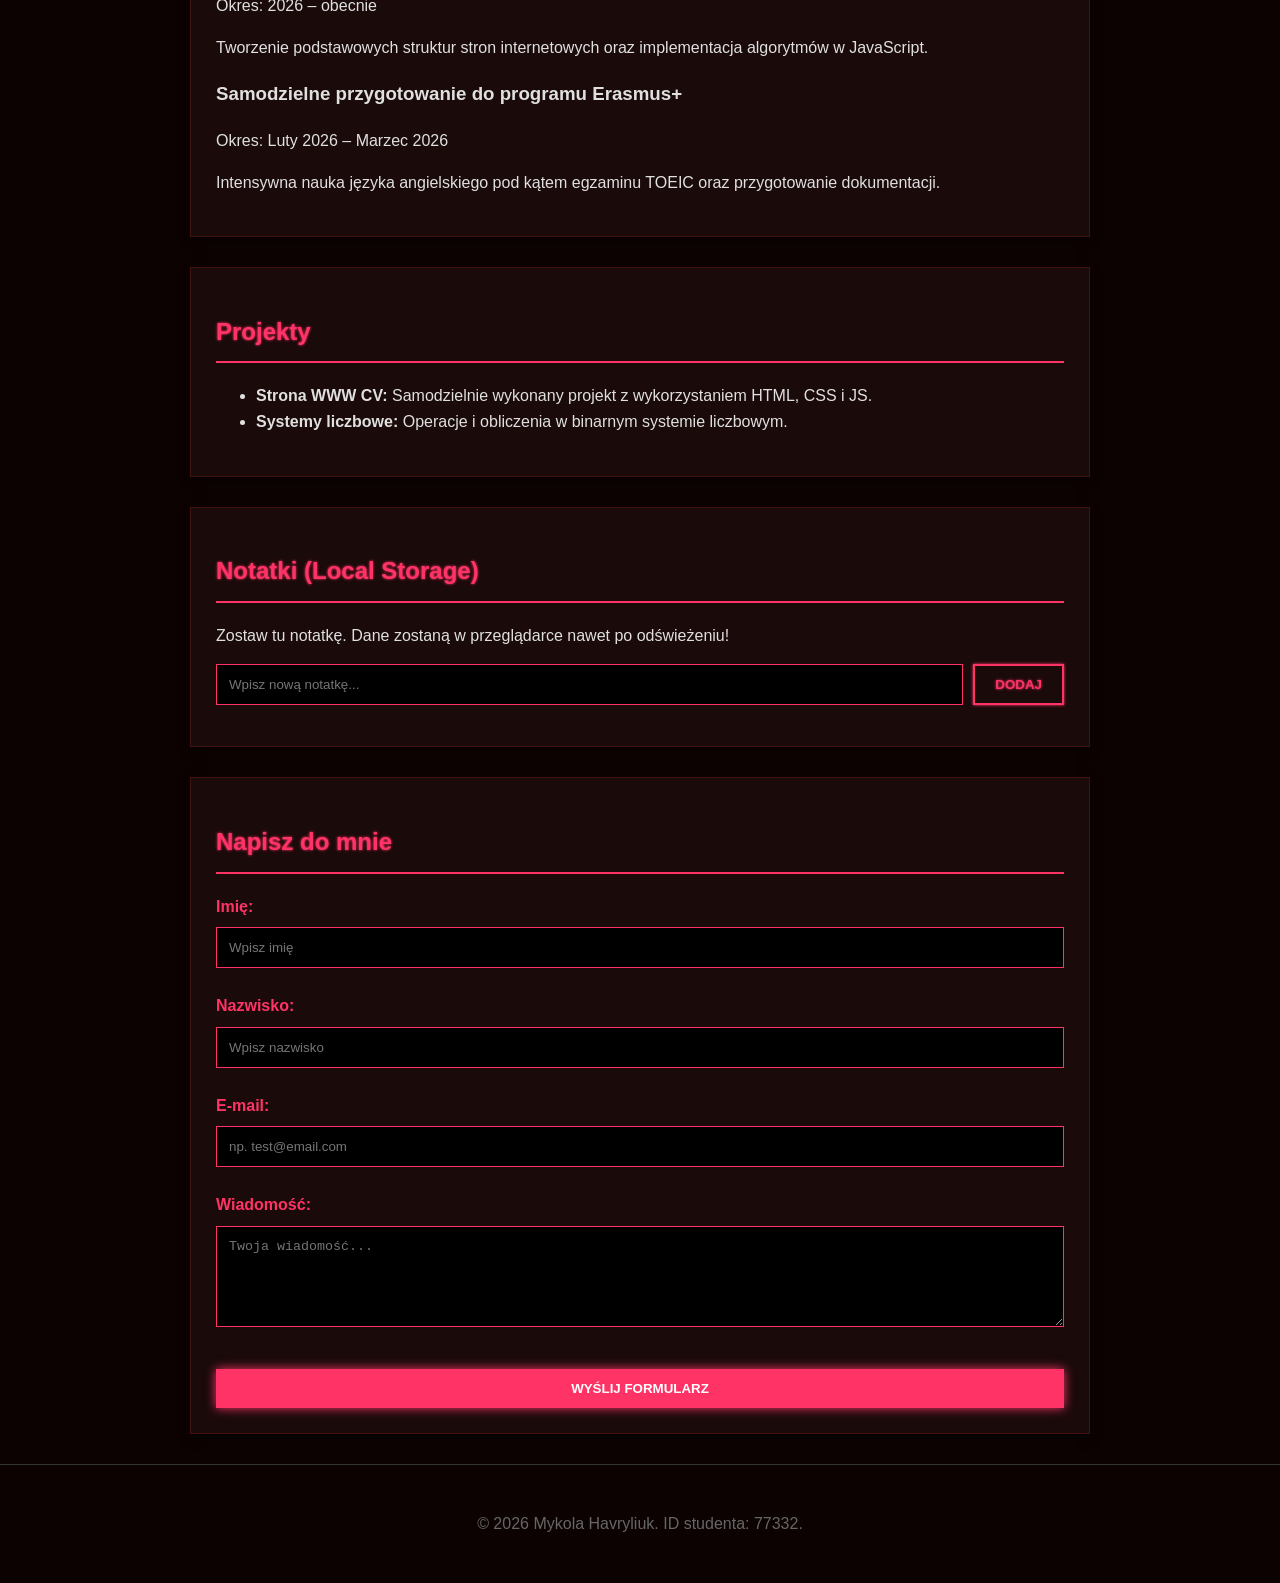
<file: zad7_localstorage/index.html>
<!DOCTYPE html>
<html lang="pl">
<head>
    <meta charset="UTF-8">
    <meta name="viewport" content="width=device-width, initial-scale=1.0">
    <title>CV - Mykola Havryliuk (77332)</title>
    <link id="theme-link" rel="stylesheet" href="red.css">
</head>
<body>

    <div class="controls">
        <button id="btn-theme">Zmień motyw</button>
        <button id="btn-toggle">Ukryj / Pokaż Projekty</button>
    </div>

    <header>
        <h1>Mykola Havryliuk</h1>
        <img src="photo.jpg" alt="Zdjęcie profilowe Mykola Havryliuk" width="150" style="border-radius: 50%; border: 3px solid white;">
    </header>

    <main>
        <section>
            <h2>Kontakt</h2>
            <p>Miasto: Warszawa</p>
            <p>E-mail: <a href="mailto:mhavryl3@stu.vistula.edu.pl">mhavryl3@stu.vistula.edu.pl</a></p>
            <p>Telefon: <a href="tel:+48575685646">+48 575 685 646</a></p>
            <ul>
                <li><a href="https://github.com/mykola-havryliuk-77332" target="_blank" rel="noopener noreferrer">Mój GitHub</a></li>
            </ul>
        </section>

        <section>
            <h2>O mnie</h2>
            <p>Jestem studentem pierwszego roku informatyki na Akademii Vistula. Interesuję się tworzeniem stron internetowych ze szczególnym uwzględnieniem JavaScript oraz technologiami cyfrowymi.</p>
        </section>

        <section>
            <h2>Umiejętności</h2>
            <ul id="umiejetnosci-lista"></ul>
        </section>

        <section>
            <h2>Doświadczenie</h2>
            <article>
                <h3>Projekty akademickie w Visual Studio Code</h3>
                <p>Okres: 2026 – obecnie</p>
                <p>Tworzenie podstawowych struktur stron internetowych oraz implementacja algorytmów w JavaScript.</p>
            </article>
            <article>
                <h3>Samodzielne przygotowanie do programu Erasmus+</h3>
                <p>Okres: Luty 2026 – Marzec 2026</p>
                <p>Intensywna nauka języka angielskiego pod kątem egzaminu TOEIC oraz przygotowanie dokumentacji.</p>
            </article>
        </section>

        <section id="projects-section">
            <h2>Projekty</h2>
            <ul id="projekty-lista"></ul>
        </section>

        <section id="notatki-section">
            <h2>Notatki (Local Storage)</h2>
            <p>Zostaw tu notatkę. Dane zostaną w przeglądarce nawet po odświeżeniu!</p>
            
            <div class="form-group" style="display: flex; gap: 10px; margin-bottom: 15px;">
                <input type="text" id="nowa-notatka" placeholder="Wpisz nową notatkę...">
                <button type="button" id="btn-dodaj-notatke" style="margin: 0; width: auto; padding: 10px 20px;">Dodaj</button>
            </div>
            
            <ul id="lista-notatek">
                </ul>
        </section>

        <section id="kontakt-formularz">
            <h2>Napisz do mnie</h2>
            <form id="contact-form" novalidate>
                <div class="form-group">
                    <label for="imie">Imię:</label>
                    <input type="text" id="imie" name="imie" placeholder="Wpisz imię">
                    <div class="error-msg" id="error-imie"></div>
                </div>

                <div class="form-group">
                    <label for="nazwisko">Nazwisko:</label>
                    <input type="text" id="nazwisko" name="nazwisko" placeholder="Wpisz nazwisko">
                    <div class="error-msg" id="error-nazwisko"></div>
                </div>

                <div class="form-group">
                    <label for="email">E-mail:</label>
                    <input type="email" id="email" name="email" placeholder="np. test@email.com">
                    <div class="error-msg" id="error-email"></div>
                </div>

                <div class="form-group">
                    <label for="wiadomosc">Wiadomość:</label>
                    <textarea id="wiadomosc" name="wiadomosc" rows="5" placeholder="Twoja wiadomość..."></textarea>
                    <div class="error-msg" id="error-wiadomosc"></div>
                </div>

                <button type="submit" id="btn-submit">Wyślij formularz</button>
            </form>
        </section>

    </main>

    <footer>
        <p>&copy; 2026 Mykola Havryliuk. ID studenta: 77332.</p>
    </footer>

    <script src="script.js"></script>
</body>
</html>
</file>
<file: zad2_css/styles.css>
body {
    font-family: 'Segoe UI', Tahoma, Geneva, Verdana, sans-serif;
    line-height: 1.6;
    color: #333;
    max-width: 800px;
    margin: 0 auto;
    padding: 20px;
    background-color: #f4f4f4;
}

header {
    background-color: #2e8b57;
    color: white;
    padding: 30px;
    text-align: center;
    border-radius: 8px;
    margin-bottom: 20px;
}

h1 {
    margin: 0;
    font-size: 2.5em;
}

img {
    border-radius: 50%;
    margin-top: 15px;
    border: 3px solid white;
}

section {
    background: white;
    padding: 25px;
    margin-bottom: 20px;
    border-radius: 8px;
    box-shadow: 0 2px 5px rgba(0,0,0,0.1);
}

h2 {
    color: #2e8b57;
    border-bottom: 2px solid #2e8b57;
    padding-bottom: 5px;
    margin-top: 0;
}

h3 {
    margin-bottom: 5px;
}


a {
    color: #2e8b57;
    text-decoration: none; 
    font-weight: bold;
}

a:hover {
    text-decoration: underline; 
}

ul {
    padding-left: 20px;
}

footer {
    text-align: center;
    font-size: 0.9em;
    color: #666;
    margin-top: 20px;
    padding-top: 20px;
    border-top: 1px solid #ccc;
}
</file>
<file: zad3_motyw/red.css>
body {
    font-family: 'Times New Roman', Times, serif; 
    line-height: 1.6;
    color: #222;
    max-width: 800px;
    margin: 0 auto;
    padding: 20px;
    background-color: #fdf5f5; 
}

header {
    background-color: #a01a1a; 
    color: white;
    padding: 30px;
    text-align: center;
    border-radius: 0; 
    margin-bottom: 20px;
    border-bottom: 5px solid #5e0b0b;
}

h1 {
    margin: 0;
    font-size: 2.8em;
    text-transform: uppercase; 
}

img {
    border-radius: 0; 
    margin-top: 15px;
    border: 3px solid white;
    box-shadow: 5px 5px 0px rgba(0,0,0,0.3); 
}

section {
    background: white;
    padding: 25px;
    margin-bottom: 20px;
    border-radius: 0; 
    border: 1px solid #ddd;
    border-left: 8px solid #a01a1a; 
}

h2 {
    color: #a01a1a;
    margin-top: 0;
}

h3 {
    margin-bottom: 5px;
    color: #444;
}

a {
    color: #a01a1a;
    text-decoration: none;
    font-weight: bold;
}

a:hover {
    background-color: #a01a1a; 
    color: white;
    padding: 2px 5px;
}

ul {
    padding-left: 20px;
    list-style-type: square; 
}

footer {
    text-align: center;
    font-size: 0.9em;
    color: #666;
    margin-top: 20px;
    padding-top: 20px;
    border-top: 2px dashed #a01a1a; 
}
</file>
<file: zad4/red.css>
body {
    font-family: "Times New Roman", Times, serif;
    background-color: #fff0f0;
    color: #333;
    margin: 0;
    padding: 0;
}

.controls {
    text-align: center;
    background-color: #333;
    padding: 15px;
}

button {
    background-color: #cc0000;
    color: white;
    border: none;
    padding: 10px 20px;
    font-weight: bold;
    cursor: pointer;
    margin: 0 10px;
    border-radius: 0;
}

header {
    background-color: #cc0000;
    color: white;
    text-align: center;
    padding: 30px;
}

main {
    max-width: 800px;
    margin: 20px auto;
    padding: 0 20px;
}

section {
    background-color: white;
    border-left: 5px solid #cc0000; 
    padding: 20px;
    margin-bottom: 20px;
    box-shadow: 2px 2px 5px rgba(0,0,0,0.1);
}

footer {
    text-align: center;
    padding: 20px;
    background-color: #cc0000;
    color: white;
    margin-top: 40px;
}
</file>
<file: zad5_formularziwalidacja/red.css>
body {
    font-family: 'Segoe UI', Roboto, Helvetica, Arial, sans-serif;
    background-color: #0d0202;
    color: #e0e0e0;
    margin: 0;
    padding: 0;
    line-height: 1.6;
}

.controls {
    text-align: center;
    background-color: #1a0505;
    padding: 20px;
    border-bottom: 2px solid #b3002b;
    box-shadow: 0 0 10px #b3002b;
}

button {
    background-color: transparent;
    color: #ff3366;
    border: 2px solid #ff3366;
    padding: 10px 25px;
    font-weight: bold;
    text-transform: uppercase;
    cursor: pointer;
    margin: 5px 10px;
    border-radius: 0;
    transition: all 0.3s ease;
    box-shadow: 0 0 3px #ff3366;
    text-shadow: 0 0 3px #ff3366;
}

button:hover {
    background-color: #ff3366;
    color: #fff;
    box-shadow: 0 0 10px #ff3366;
}

header {
    background-color: #1a0505;
    color: #fff;
    text-align: center;
    padding: 40px;
    border-bottom: 1px solid #333;
}

header h1 {
    font-size: 2.5em;
    text-shadow: 0 0 5px #ff3366;
    margin-bottom: 20px;
}

main {
    max-width: 900px;
    margin: 30px auto;
    padding: 0 20px;
}

section {
    background-color: #1a0a0a;
    border: 1px solid #441111;
    padding: 25px;
    margin-bottom: 30px;
    border-radius: 0; 
    box-shadow: 0 4px 10px rgba(0,0,0,0.5);
}

section h2 {
    color: #ff3366;
    border-bottom: 2px solid #ff3366;
    padding-bottom: 10px;
    text-shadow: 0 0 3px #ff3366;
}

.form-group label {
    display: block;
    margin-bottom: 8px;
    font-weight: bold;
    color: #ff3366;
}

.form-group input, 
.form-group textarea {
    width: 100%;
    padding: 12px;
    background: #000;
    border: 1px solid #ff3366;
    color: #fff;
    border-radius: 0; 
    box-sizing: border-box;
}

.form-group input:focus,
.form-group textarea:focus {
    outline: none;
    box-shadow: 0 0 5px #ff3366;
}

.error-msg {
    color: #ff4444;
    font-size: 0.9em;
    margin-top: 5px;
    min-height: 20px;
}

#btn-submit {
    display: block;
    width: 100%;
    box-sizing: border-box;
    margin: 10px 0 0 0; 
    padding: 12px;
    background-color: #ff3366;
    color: white;
    border: none;
    box-shadow: 0 0 10px #ff3366;
    cursor: pointer;
}

footer {
    text-align: center;
    padding: 30px;
    background-color: #0d0202;
    color: #666;
    border-top: 1px solid #333;
}
</file>
<file: zad6_danezjson/red.css>
body {
    font-family: 'Segoe UI', Roboto, Helvetica, Arial, sans-serif;
    background-color: #0d0202;
    color: #e0e0e0;
    margin: 0;
    padding: 0;
    line-height: 1.6;
}

.controls {
    text-align: center;
    background-color: #1a0505;
    padding: 20px;
    border-bottom: 2px solid #b3002b;
    box-shadow: 0 0 10px #b3002b;
}

button {
    background-color: transparent;
    color: #ff3366;
    border: 2px solid #ff3366;
    padding: 10px 25px;
    font-weight: bold;
    text-transform: uppercase;
    cursor: pointer;
    margin: 5px 10px;
    border-radius: 0;
    transition: all 0.3s ease;
    box-shadow: 0 0 3px #ff3366;
    text-shadow: 0 0 3px #ff3366;
}

button:hover {
    background-color: #ff3366;
    color: #fff;
    box-shadow: 0 0 10px #ff3366;
}

header {
    background-color: #1a0505;
    color: #fff;
    text-align: center;
    padding: 40px;
    border-bottom: 1px solid #333;
}

header h1 {
    font-size: 2.5em;
    text-shadow: 0 0 5px #ff3366;
    margin-bottom: 20px;
}

main {
    max-width: 900px;
    margin: 30px auto;
    padding: 0 20px;
}

section {
    background-color: #1a0a0a;
    border: 1px solid #441111;
    padding: 25px;
    margin-bottom: 30px;
    border-radius: 0; 
    box-shadow: 0 4px 10px rgba(0,0,0,0.5);
}

section h2 {
    color: #ff3366;
    border-bottom: 2px solid #ff3366;
    padding-bottom: 10px;
    text-shadow: 0 0 3px #ff3366;
}

.form-group label {
    display: block;
    margin-bottom: 8px;
    font-weight: bold;
    color: #ff3366;
}

.form-group input, 
.form-group textarea {
    width: 100%;
    padding: 12px;
    background: #000;
    border: 1px solid #ff3366;
    color: #fff;
    border-radius: 0; 
    box-sizing: border-box;
}

.form-group input:focus,
.form-group textarea:focus {
    outline: none;
    box-shadow: 0 0 5px #ff3366;
}

.error-msg {
    color: #ff4444;
    font-size: 0.9em;
    margin-top: 5px;
    min-height: 20px;
}

#btn-submit {
    display: block;
    width: 100%;
    box-sizing: border-box;
    margin: 10px 0 0 0; 
    padding: 12px;
    background-color: #ff3366;
    color: white;
    border: none;
    box-shadow: 0 0 10px #ff3366;
    cursor: pointer;
}

footer {
    text-align: center;
    padding: 30px;
    background-color: #0d0202;
    color: #666;
    border-top: 1px solid #333;
}
</file>
<file: zad7_localstorage/red.css>
body {
    font-family: 'Segoe UI', Roboto, Helvetica, Arial, sans-serif;
    background-color: #0d0202;
    color: #e0e0e0;
    margin: 0;
    padding: 0;
    line-height: 1.6;
}

.controls {
    text-align: center;
    background-color: #1a0505;
    padding: 20px;
    border-bottom: 2px solid #b3002b;
    box-shadow: 0 0 10px #b3002b;
}

button {
    background-color: transparent;
    color: #ff3366;
    border: 2px solid #ff3366;
    padding: 10px 25px;
    font-weight: bold;
    text-transform: uppercase;
    cursor: pointer;
    margin: 5px 10px;
    border-radius: 0;
    transition: all 0.3s ease;
    box-shadow: 0 0 3px #ff3366;
    text-shadow: 0 0 3px #ff3366;
}

button:hover {
    background-color: #ff3366;
    color: #fff;
    box-shadow: 0 0 10px #ff3366;
}

header {
    background-color: #1a0505;
    color: #fff;
    text-align: center;
    padding: 40px;
    border-bottom: 1px solid #333;
}

header h1 {
    font-size: 2.5em;
    text-shadow: 0 0 5px #ff3366;
    margin-bottom: 20px;
}

main {
    max-width: 900px;
    margin: 30px auto;
    padding: 0 20px;
}

section {
    background-color: #1a0a0a;
    border: 1px solid #441111;
    padding: 25px;
    margin-bottom: 30px;
    border-radius: 0; 
    box-shadow: 0 4px 10px rgba(0,0,0,0.5);
}

section h2 {
    color: #ff3366;
    border-bottom: 2px solid #ff3366;
    padding-bottom: 10px;
    text-shadow: 0 0 3px #ff3366;
}

.form-group label {
    display: block;
    margin-bottom: 8px;
    font-weight: bold;
    color: #ff3366;
}

.form-group input, 
.form-group textarea {
    width: 100%;
    padding: 12px;
    background: #000;
    border: 1px solid #ff3366;
    color: #fff;
    border-radius: 0; 
    box-sizing: border-box;
}

.form-group input:focus,
.form-group textarea:focus {
    outline: none;
    box-shadow: 0 0 5px #ff3366;
}

.error-msg {
    color: #ff4444;
    font-size: 0.9em;
    margin-top: 5px;
    min-height: 20px;
}

#btn-submit {
    display: block;
    width: 100%;
    box-sizing: border-box;
    margin: 10px 0 0 0; 
    padding: 12px;
    background-color: #ff3366;
    color: white;
    border: none;
    box-shadow: 0 0 10px #ff3366;
    cursor: pointer;
}

footer {
    text-align: center;
    padding: 30px;
    background-color: #0d0202;
    color: #666;
    border-top: 1px solid #333;
}
</file>
